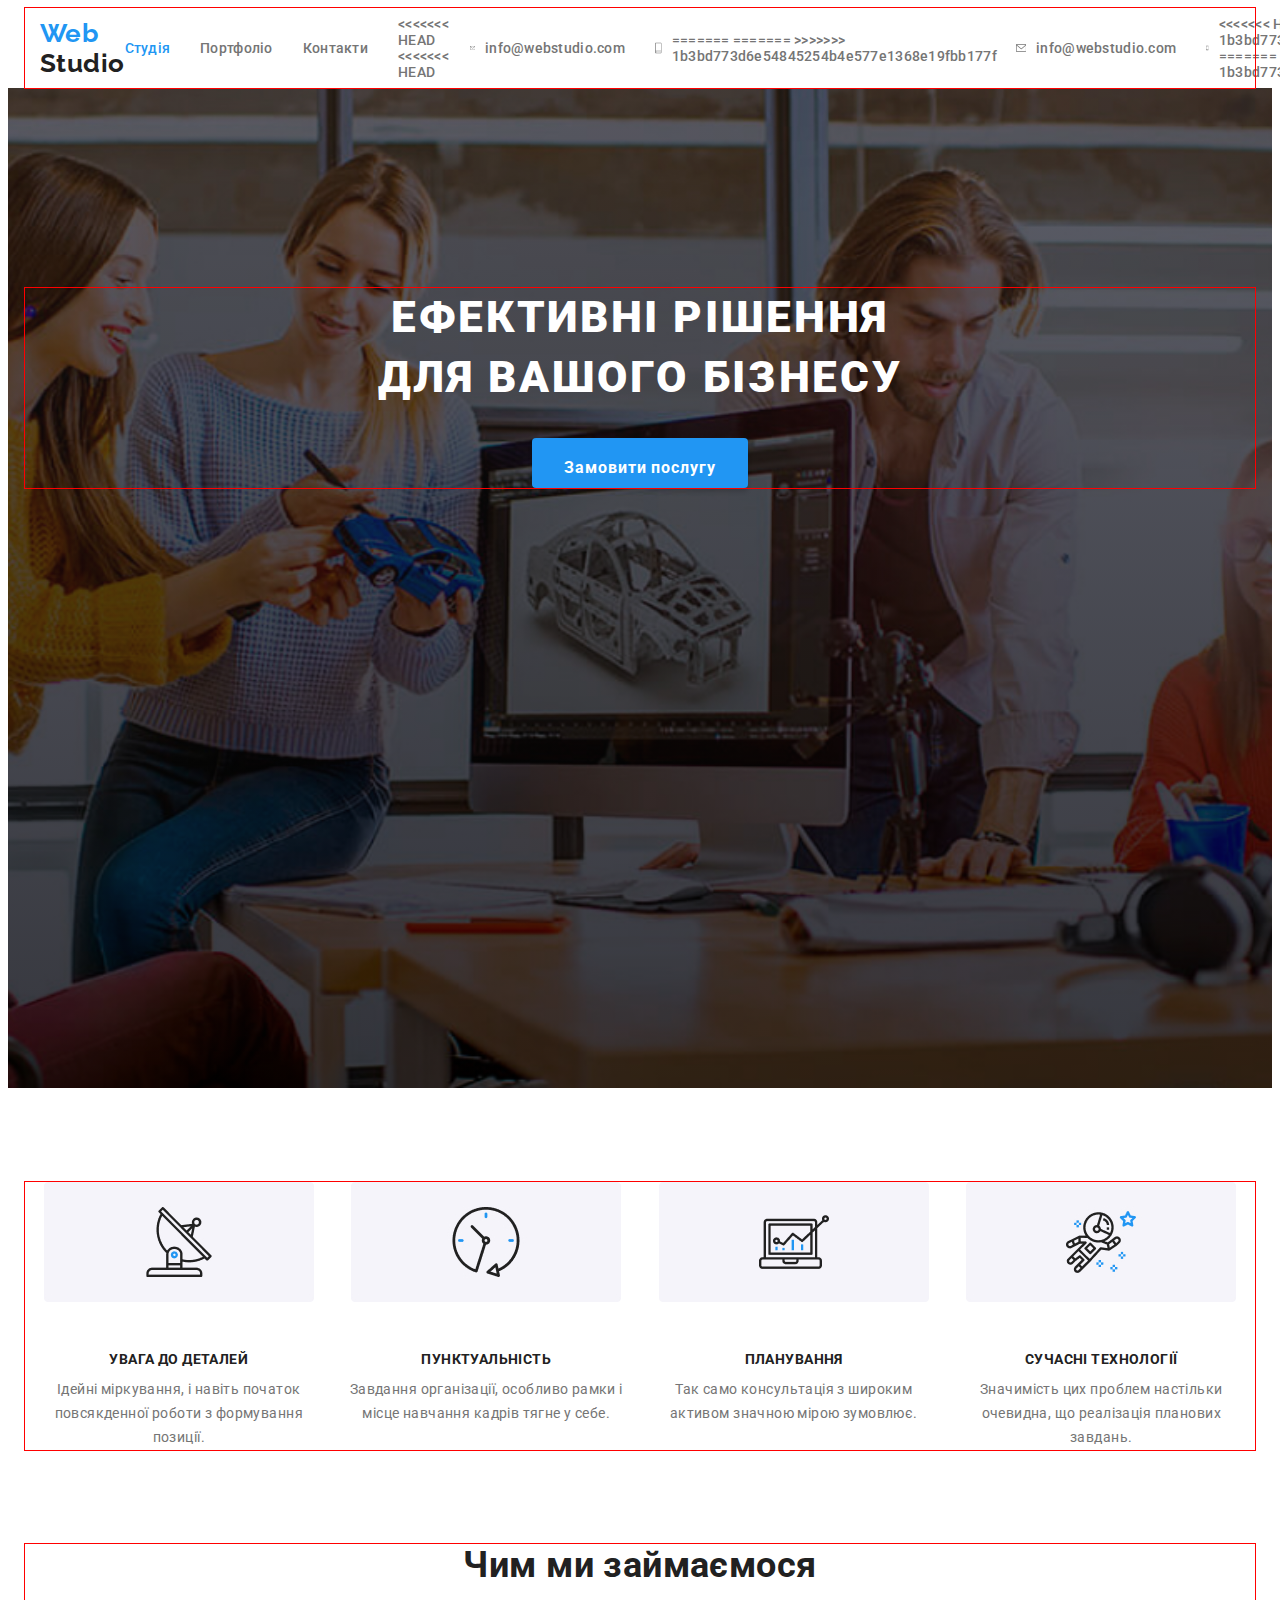
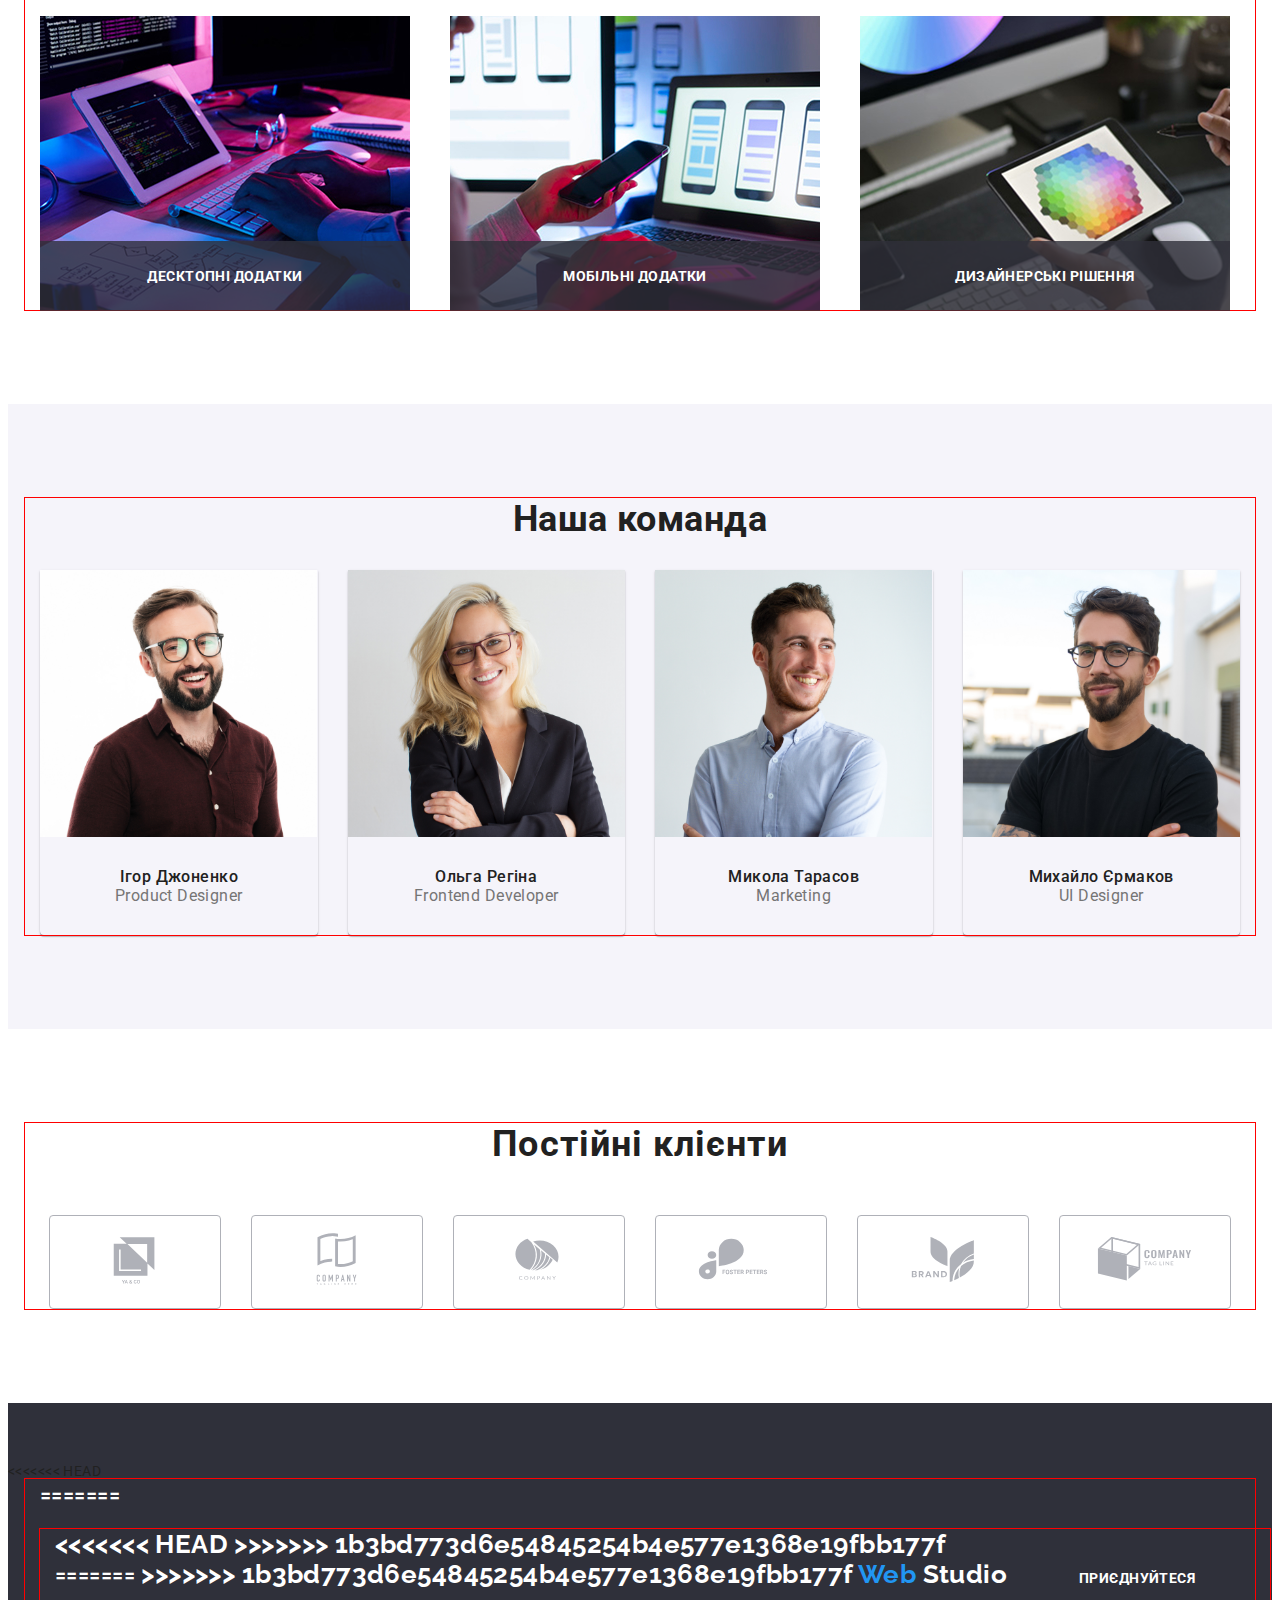
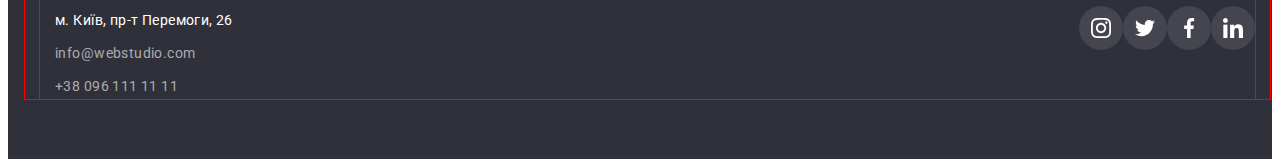
<file: index.html>
<!DOCTYPE html>
<html lang="uk">

<head>
    <meta charset="UTF-8">
    <meta name="viewport" content="width=device-width, initial-scale=1.0">
    <title>WebStudio - Ефективні рішення для бізнесу</title>
    <link rel="preconnect" href="https://fonts.googleapis.com">
    <link rel="preconnect" href="https://fonts.gstatic.com" crossorigin>
    <link href="https://fonts.googleapis.com/css2?family=Raleway:wght@700&family=Roboto:wght@100..900&display=swap"
        rel="stylesheet">
    <link rel="stylesheet" href="https://cdnjs.cloudflare.com/ajax/libs/modern-normalize/3.0.1/modern-normalize.min.css"
        integrity="sha512-q6WgHqiHlKyOqslT/lgBgodhd03Wp4BEqKeW6nNtlOY4quzyG3VoQKFrieaCeSnuVseNKRGpGeDU3qPmabCANg=="
        crossorigin="anonymous" referrerpolicy="no-referrer" />
    <link rel="stylesheet" href="./css/reset.css" />
    <link rel="stylesheet" href="./css/styles.css" />
</head>

<body>
    <header class="header">
        <div class="container header-container">
            <a href="./index.html" class="header_link">
                <span class="header_link_span_blue">Web</span>
                <span class="header_link_span_black">Studio</span>
            </a>
            <nav class="header_nav">
                <ul class="header_list">
                    <li class="header_item"><a href="./index.html" class="header_list_link current">Студія</a></li>
                    <li class="header_item"><a href="./portfolio.html" class="header_list_link">Портфоліо</a></li>
                    <li class="header_item"><a href="#contacts" class="header_list_link">Контакти</a></li>
                </ul>
            </nav>
            <div class="header-contacts">
                <div class="header_link_info">
<<<<<<< HEAD
<<<<<<< HEAD
                    <svg class="header_icon_info" style="width: 16px; height: 12px; fill: currentColor;">
                        <use href="./img/symbol-defs.svg#icon-envelope"></use>
                    </svg>
                    <a href="mailto:info@webstudio.com" class="header_link_info_a">info@webstudio.com</a>
                </div>
                <div class="header_link_number">
                    <svg class="header_icon_number" style="width: 10px; height: 16px; fill: currentColor;">
                        <use href="./img/symbol-defs.svg#icon-phone"></use>
                    </svg>
=======
=======
>>>>>>> 1b3bd773d6e54845254b4e577e1368e19fbb177f
                    <svg class="header_icon_info" style="width: 16px; height: 12px; fill: currentColor;"><use href="./img/symbol-defs.svg#icon-envelope"></use></svg>
                    <a href="mailto:info@webstudio.com" class="header_link_info_a">info@webstudio.com</a>
                </div>
                <div class="header_link_number">
                    <svg class="header_icon_number" style="width: 10px; height: 16px; fill: currentColor;"><use href="./img/symbol-defs.svg#icon-phone"></use></svg>
<<<<<<< HEAD
>>>>>>> 1b3bd773d6e54845254b4e577e1368e19fbb177f
=======
>>>>>>> 1b3bd773d6e54845254b4e577e1368e19fbb177f
                    <a href="tel:+380961111111" class="header_link_number_a">+38 096 111 11 11</a>
                </div>
            </div>
        </div>
    </header>
    <main>
        <section class="heading">
            <div class="container heading-container">
                <h1 class="heading_title">ЕФЕКТИВНІ РІШЕННЯ<br>ДЛЯ ВАШОГО БІЗНЕСУ</h1>
                <button type="button" class="heading_button">Замовити послугу</button>
            </div>
        </section>

        <section class="about">
            <div class="container">
                <ul class="about_list">
                    <li class="about_item icon-attention">
                        <h3 class="about_title">Увага до деталей</h3>
                        <p class="about_text">Ідейні міркування, і навіть початок повсякденної роботи з формування
                            позиції.</p>
                    </li>
                    <li class="about_item icon-punctuality">
                        <h3 class="about_title">Пунктуальність</h3>
                        <p class="about_text">Завдання організації, особливо рамки і місце навчання кадрів тягне у себе.
                        </p>
                    </li>
                    <li class="about_item icon-planning">
                        <h3 class="about_title">Планування</h3>
                        <p class="about_text">Так само консультація з широким активом значною мірою зумовлює.</p>
                    </li>
                    <li class="about_item icon-technology">
                        <h3 class="about_title">Сучасні технології</h3>
                        <p class="about_text">Значимість цих проблем настільки очевидна, що реалізація планових завдань.
                        </p>
                    </li>
                </ul>
            </div>
        </section>

        <section class="portfolio">
            <div class="container">
                <h2 class="portfolio_title">Чим ми займаємося</h2>
                <ul class="portfolio_list">
                    <li class="portfolio_item">
                        <img src="./img/img2.jpg" alt="Розробка дизайну">
                        <div class="portfolio_position">
                            <p class="portfolio_position_text">Десктопні додатки</p>
                        </div>
                    </li>
                    <li class="portfolio_item">
                        <img src="./img/img3.jpg" alt="Тестування сайтів">
                        <div class="portfolio_position">
                            <p class="portfolio_position_text">Мобільні додатки</p>
                        </div>
                    </li>
                    <li class="portfolio_item">
                        <img src="./img/img.jpg" alt="Розробка мобільних додатків">
                        <div class="portfolio_position">
                            <p class="portfolio_position_text">Дизайнерські рішення</p>
                        </div>
                    </li>
                </ul>
            </div>
        </section>

        <section class="team">
            <div class="container">
                <h2 class="team_title">Наша команда</h2>
                <ul class="team_list">
                    <li class="team_item">
                        <img src="./img/ppl1.jpg" alt="Ігор Джоненко">
                        <h3 class="team_subtitle">Ігор Джоненко</h3>
                        <p class="team_text"> Product Designer</p>
                    </li>
                    <li class="team_item">
                        <img src="./img/ppl4.jpg" alt="Ольга Регіна">
                        <h3 class="team_subtitle">Ольга Регіна</h3>
                        <p class="team_text">Frontend Developer</p>
                    </li>
                    <li class="team_item">
                        <img src="./img/ppl3.jpg" alt="Микола Тарасов">
                        <h3 class="team_subtitle">Микола Тарасов</h3>
                        <p class="team_text">Marketing</p>
                    </li>
                    <li class="team_item">
                        <img src="./img/ppl2.jpg" alt="Михайло Єрмаков">
                        <h3 class="team_subtitle">Михайло Єрмаков</h3>
                        <p class="team_text">UI Designer</p>
                    </li>
                </ul>
            </div>
        </section>
        <section class="clients">
            <div class="container">
                <h2 class="clients_text">Постійні клієнти</h2>
                <ul class="clients_list">
                    <li class="clients_item">
                        <a href="#" class="clients_link">
                            <svg class="clients_icon">
                                <use href="./img/symbol-defs.svg#icon-clients1"></use>
                            </svg>
                        </a>
                    </li>
                    <li class="clients_item">
                        <a href="#" class="clients_link">
                            <svg class="clients_icon">
                                <use href="./img/symbol-defs.svg#icon-clients2"></use>
                            </svg>
                        </a>
                    </li>
                    <li class="clients_item">
                        <a href="#" class="clients_link">
                            <svg class="clients_icon">
                                <use href="./img/symbol-defs.svg#icon-clients3"></use>
                            </svg>
                        </a>
                    </li>
                    <li class="clients_item">
                        <a href="#" class="clients_link">
                            <svg class="clients_icon">
                                <use href="./img/symbol-defs.svg#icon-clients4"></use>
                            </svg>
                        </a>
                    </li>
                    <li class="clients_item">
                        <a href="#" class="clients_link">
                            <svg class="clients_icon">
                                <use href="./img/symbol-defs.svg#icon-clients5"></use>
                            </svg>
                        </a>
                    </li>
                    <li class="clients_item">
                        <a href="#" class="clients_link">
                            <svg class="clients_icon">
                                <use href="./img/symbol-defs.svg#icon-clients6"></use>
                            </svg>
                        </a>
                    </li>
                </ul>
            </div>
        </section>
    </main>
    <footer class="footer">
<<<<<<< HEAD
        <div class="container footer-container">
            <div class="footer_left">
                <a href="./index.html" class="footer_link">
=======
        <div class="container footer-container"> 
            <div class="footer_left">
                <a href="./index.html" class="footer_link">            
<<<<<<< HEAD
>>>>>>> 1b3bd773d6e54845254b4e577e1368e19fbb177f
=======
>>>>>>> 1b3bd773d6e54845254b4e577e1368e19fbb177f
                    <span class="footer_link_span_blue">Web</span>
                    <span class="footer_link_span_white">Studio</span>
                </a>
                <address class="footer_address">
                    <p class="footer_text">м. Київ, пр-т Перемоги, 26</p>
                    <div class="footer_div_info">
                        <a href="mailto:info@webstudio.com" class="footer_link_info">info@webstudio.com</a>
                        <a href="tel:+380961111111" class="footer_link_number">+38 096 111 11 11</a>
                    </div>
                </address>
            </div>
            <div class="footer_enjoy">
                <p class="footer_enjoy_text">Приєднуйтеся</p>
                <ul class="social_list">
                    <li class="social_item">
                        <svg class="social_icon" style="width: 20px; height: 20px; fill: #fff;">
                            <use href="./img/symbol-defs.svg#icon-instagram"></use>
                        </svg>
                    </li>
                    <li class="social_item">
                        <svg class="social_icon" style="width: 20px; height: 20px; fill: #fff;">
                            <use href="./img/symbol-defs.svg#icon-twitter"></use>
                        </svg>
                    </li>
                    <li class="social_item">
                        <svg class="social_icon" style="width: 20px; height: 20px; fill: #fff;">
                            <use href="./img/symbol-defs.svg#icon-facebook"></use>
                        </svg>
                    </li>
                    <li class="social_item">
                        <svg class="social_icon" style="width: 20px; height: 20px; fill: #fff;">
                            <use href="./img/symbol-defs.svg#icon-linkedin"></use>
                        </svg>
                    </li>
                </ul>
            </div>
        </div>
    </footer>
</body>
</html>
</file>
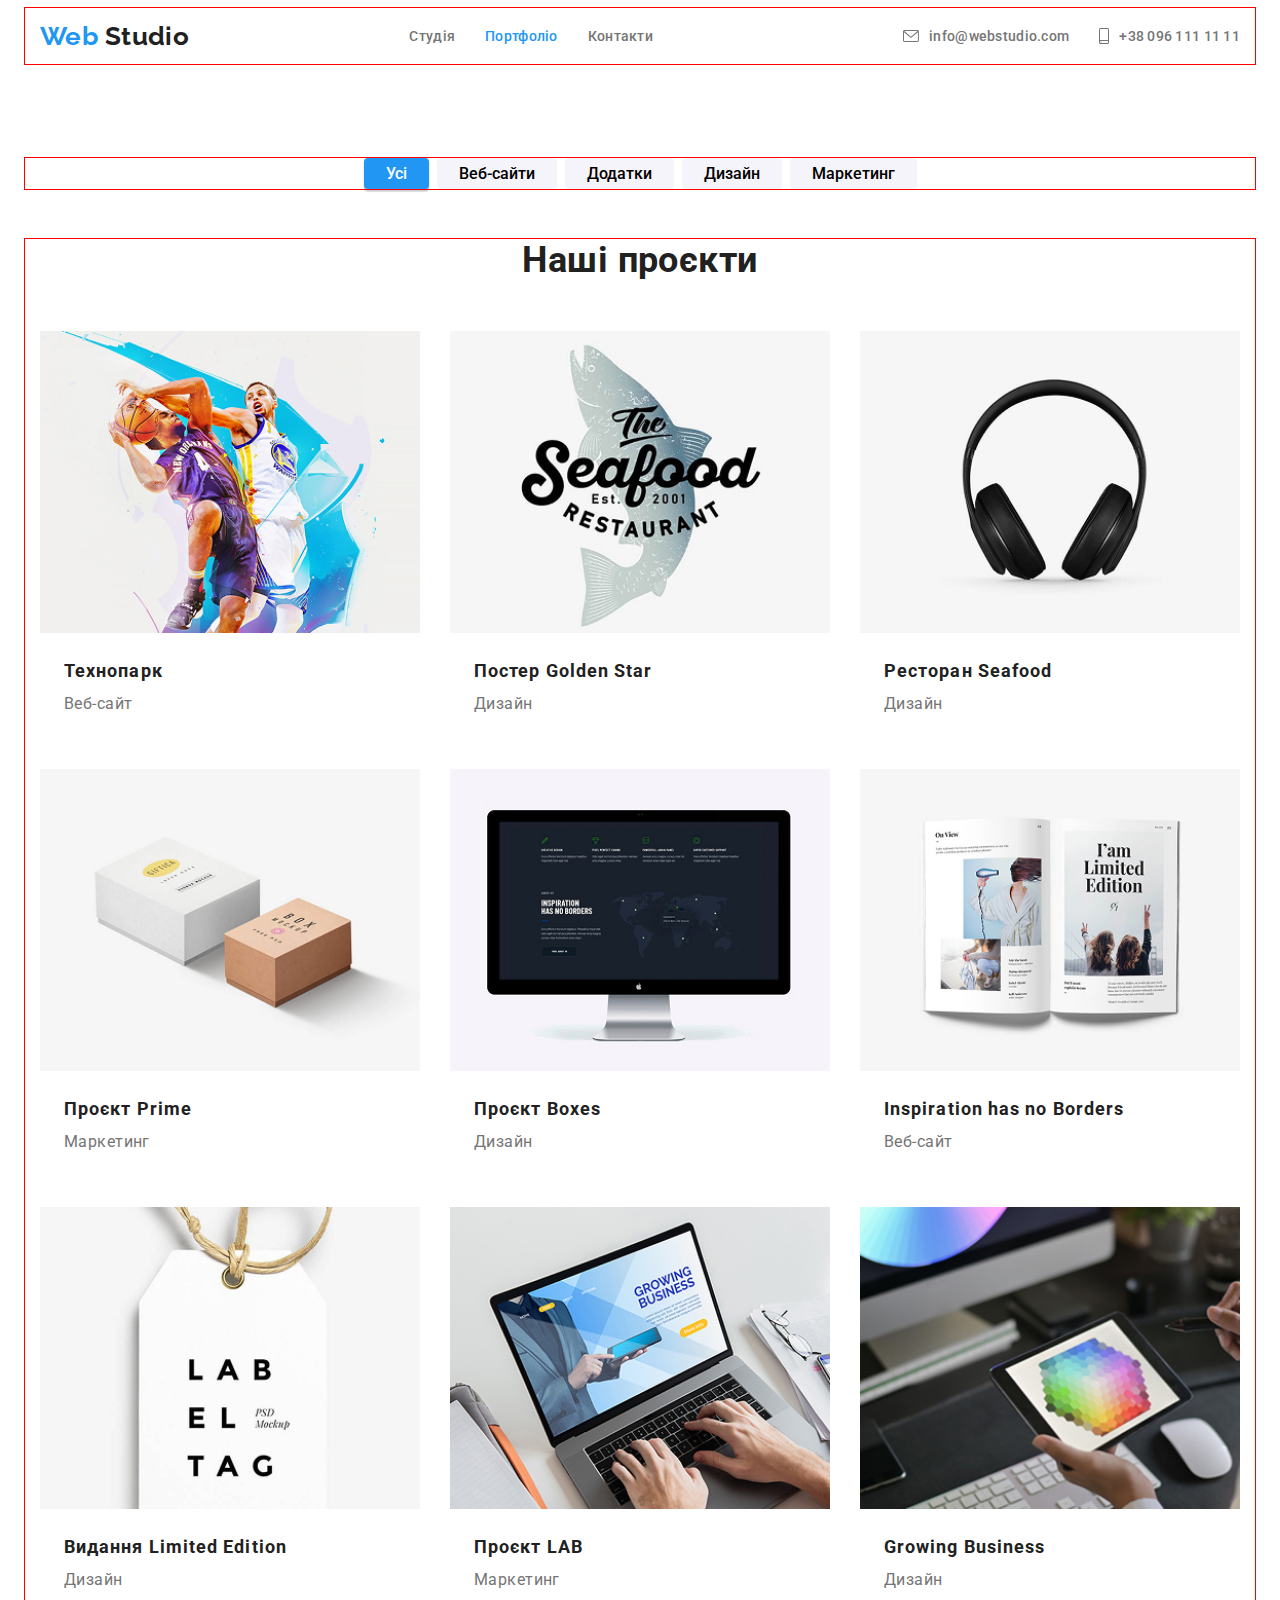
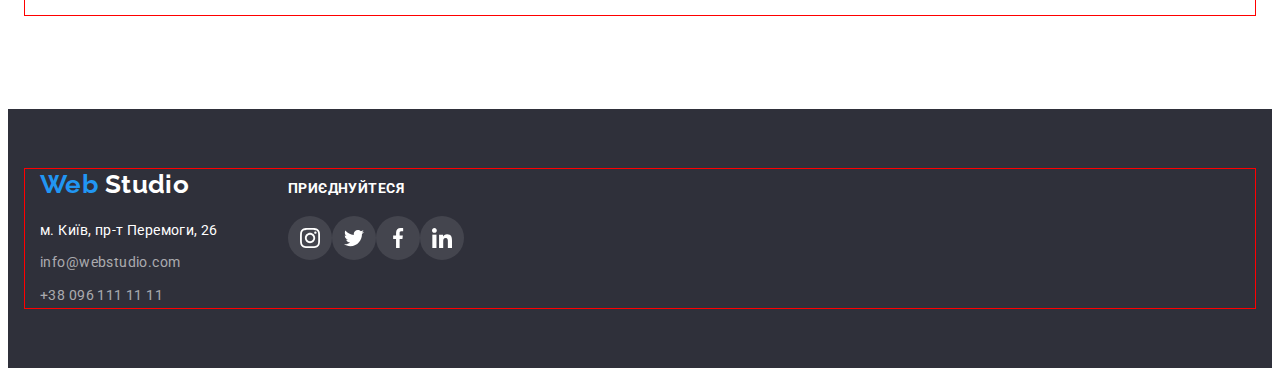
<file: portfolio.html>
<!DOCTYPE html>
<html lang="en">

<head>
    <meta charset="UTF-8">
    <meta name="viewport" content="width=device-width, initial-scale=1.0">
    <title>Document</title>
    <link rel="preconnect" href="https://fonts.googleapis.com">
    <link rel="preconnect" href="https://fonts.gstatic.com" crossorigin>
    <link href="https://fonts.googleapis.com/css2?family=Raleway:wght@700&family=Roboto:wght@100..900&display=swap"
        rel="stylesheet">
    <link rel="stylesheet" href="https://cdnjs.cloudflare.com/ajax/libs/modern-normalize/3.0.1/modern-normalize.min.css"
        integrity="sha512-q6WgHqiHlKyOqslT/lgBgodhd03Wp4BEqKeW6nNtlOY4quzyG3VoQKFrieaCeSnuVseNKRGpGeDU3qPmabCANg=="
        crossorigin="anonymous" referrerpolicy="no-referrer" />
    <link rel="stylesheet" href="./css/reset.css" />
    <link rel="stylesheet" href="./css/styles.css" />
</head>

<body>
    <header class="header">
        <div class="container header-container">
            <a href="./index.html" class="header_link">
                <span class="header_link_span_blue">Web</span>
                <span class="header_link_span_black">Studio</span>
            </a>
            <nav class="header_nav">
                <ul class="header_list">
                    <li class="header_item"><a href="./index.html" class="header_list_link">Студія</a></li>
                    <li class="header_item"><a href="./portfolio.html" class="header_list_link current">Портфоліо</a></li>
                    <li class="header_item"><a href="#contacts" class="header_list_link">Контакти</a></li>
                </ul>
            </nav>
            <div class="header-contacts">
                <div class="header_link_info">
                    <svg class="header_icon_info" style="width: 16px; height: 12px; fill: currentColor;">
                        <use href="./img/symbol-defs.svg#icon-envelope"></use>
                    </svg>
                    <a href="mailto:info@webstudio.com" class="header_link_info_a">info@webstudio.com</a>
                </div>
                <div class="header_link_number">
                    <svg class="header_icon_number" style="width: 10px; height: 16px; fill: currentColor;">
                        <use href="./img/symbol-defs.svg#icon-phone"></use>
                    </svg>
                    <a href="tel:+380961111111" class="header_link_number_a">+38 096 111 11 11</a>
                </div>
            </div>
        </div>
    </header>
    <main>
        <section class="button">
            <div class="container">
                <div class="button_div">
                    <button class="button_button current_button">Усі</button>
                    <button class="button_button">Веб-сайти</button>
                    <button class="button_button">Додатки</button>
                    <button class="button_button">Дизайн</button>
                    <button class="button_button">Маркетинг</button>
                </div>
            </div>
        </section>
        <section class="projects">
            <div class="container">
                <h1 class="projects_title">Наші проєкти</h1>
                <ul class="projects_list">
                    <li class="projects_item">
                        <img src="./img/img10.jpg" alt="Технопарк">
                        <div class="projects_item_div">
                            <h2 class="projects_subtitle">Технопарк</h2>
                            <p class="projects_text">Веб-сайт</p>
                        </div>
                    </li>
                    <li class="projects_item">
                        <img src="./img/img11.jpg" alt="Постер Golden Star">
                        <div class="projects_item_div">
                            <h2 class="projects_subtitle">Постер Golden Star</h2>
                            <p class="projects_text">Дизайн</p>
                        </div>
                    </li>
                    <li class="projects_item">
                        <img src="./img/img12.jpg" alt="Ресторан Seafood">
                        <div class="projects_item_div">
                            <h2 class="projects_subtitle">Ресторан Seafood</h2>
                            <p class="projects_text">Дизайн</p>
                        </div>
                    </li>
                    <li class="projects_item">
                        <img src="./img/img13.jpg" alt="Проєкт Prime">
                        <div class="projects_item_div">
                            <h2 class="projects_subtitle">Проєкт Prime</h2>
                            <p class="projects_text">Маркетинг</p>
                        </div>
                    </li>
                    <li class="projects_item">
                        <img src="./img/img14.jpg" alt="Проєкт Boxes">
                        <div class="projects_item_div">
                            <h2 class="projects_subtitle">Проєкт Boxes</h2>
                            <p class="projects_text">Дизайн</p>
                        </div>
                    </li>
                    <li class="projects_item">
                        <img src="./img/img15.jpg" alt="Inspiration has no Borders">
                        <div class="projects_item_div">
                            <h2 class="projects_subtitle">Inspiration has no Borders</h2>
                            <p class="projects_text">Веб-сайт</p>
                        </div>
                    </li>
                    <li class="projects_item">
                        <img src="./img/img16.jpg" alt="Видання Limited Edition">
                        <div class="projects_item_div">
                            <h2 class="projects_subtitle">Видання Limited Edition</h2>
                            <p class="projects_text">Дизайн</p>
                        </div>
                    </li>
                    <li class="projects_item">
                        <img src="./img/img17.jpg" alt="Проєкт LAB">
                        <div class="projects_item_div">
                            <h2 class="projects_subtitle">Проєкт LAB</h2>
                            <p class="projects_text">Маркетинг</p>
                        </div>
                    </li>
                    <li class="projects_item">
                        <img src="./img/img18.jpg" alt="Growing Business">
                        <div class="projects_item_div">
                            <h2 class="projects_subtitle">Growing Business</h2>
                            <p class="projects_text">Дизайн</p>
                        </div>
                    </li>
                </ul>
            </div>
        </section>
    </main>
    <footer class="footer">
        <div class="container footer-container">
            <div class="footer_left">
                <a href="./index.html" class="footer_link">
                    <span class="footer_link_span_blue">Web</span>
                    <span class="footer_link_span_white">Studio</span>
                </a>
                <address class="footer_address">
                    <p class="footer_text">м. Київ, пр-т Перемоги, 26</p>
                    <div class="footer_div_info">
                        <a href="mailto:info@webstudio.com" class="footer_link_info">info@webstudio.com</a>
                        <a href="tel:+380961111111" class="footer_link_number">+38 096 111 11 11</a>
                    </div>
                </address>
            </div>
            <div class="footer_enjoy">
                <p class="footer_enjoy_text">Приєднуйтеся</p>
                <ul class="social_list">
                    <li class="social_item">
                        <svg class="social_icon" style="width: 20px; height: 20px; fill: #fff;">
                            <use href="./img/symbol-defs.svg#icon-instagram"></use>
                        </svg>
                    </li>
                    <li class="social_item">
                        <svg class="social_icon" style="width: 20px; height: 20px; fill: #fff;">
                            <use href="./img/symbol-defs.svg#icon-twitter"></use>
                        </svg>
                    </li>
                    <li class="social_item">
                        <svg class="social_icon" style="width: 20px; height: 20px; fill: #fff;">
                            <use href="./img/symbol-defs.svg#icon-facebook"></use>
                        </svg>
                    </li>
                    <li class="social_item">
                        <svg class="social_icon" style="width: 20px; height: 20px; fill: #fff;">
                            <use href="./img/symbol-defs.svg#icon-linkedin"></use>
                        </svg>
                    </li>
                </ul>
            </div>
        </div>
    </footer>
</body>

</html>
</file>
<file: css/styles.css>
:root {
    --main-text-color: #212121;
    --secondary-text-color: #757575;
    --nav-list-color: #212121;
    --accent-color: #2196F3;
    --bg-color: #ffffff;
    --footer-bg-color: #2F303A;
    --footer-text-color: #ffffff;
    --footer-contact-color: rgba(255, 255, 255, 0.6);
    --logo-color-dark: #000000;
    --logo-color-light: #ffffff;
    --font-family: "Roboto", sans-serif;
    --second-family: "Raleway", sans-serif;
}

body {
    background-color: var(--bg-color);
    color: var(--main-text-color);
    font-family: var(--font-family);
    letter-spacing: 0.03em;
    font-size: 14px;
}

.container {
    width: 1200px;
    margin: 0 auto;
    padding: 0 15px;
    outline: 1px solid red;
}

.header-container {
    display: flex;
    justify-content: space-between;
    align-items: center;
}

.header_nav {
    display: flex;
    align-items: center;
}

.header_list {
    display: flex;
    gap: 30px;
}

.header_item {
    margin-right: 0px;
    flex-basis: calc((100% - 2 * 30px) / 3);
}

.header_link {
    font-family: var(--second-family);
    font-weight: 700;
    font-size: 26px;
    text-decoration: none;
}

.header_link_span_blue {
    color: var(--accent-color)
}

.header_list_link {
    font-weight: 500;
    letter-spacing: 0.02em;
    color: var(--secondary-text-color);
    text-decoration: none;
    padding: 20px 0;
    display: block;
}

.header_list_link.current {
    color: var(--accent-color);
}

.header_list_link:hover {
    color: var(--accent-color);
}

.header-contacts {
    display: flex;
    align-items: center;
}

.header_link_info,
.header_link_number {
    display: flex;
    align-items: center;
    gap: 10px;
    font-weight: 500;
    letter-spacing: 0.02em;
    color: var(--secondary-text-color);
    text-decoration: none;
    margin-left: 30px;
}

.header_link_info:hover,
.header_link_number:hover {
    color: var(--accent-color);
}

.heading {
    padding: 200px 0;
    max-width: 1600px;
    height: 600px;
    margin-left: auto;
    margin-right: auto;
    background-image:
        linear-gradient(to bottom,
            rgba(30, 30, 30, 0.4),
            rgba(0, 0, 0, 0.6)),
        url("../img/heading.jpg");
    background-repeat: no-repeat;
    background-position: center;
    background-size: cover;
}

.heading-container {
    display: flex;
    flex-direction: column;
    align-items: center;
}

.heading_title {
    font-weight: 900;
    font-size: 44px;
    line-height: 136%;
    letter-spacing: 0.06em;
    text-transform: uppercase;
    text-align: center;
    color: var(--logo-color-light);
    margin-bottom: 30px;
}

.heading_button {
    text-align: center;
    background: var(--accent-color);
    font-weight: 700;
    font-size: 16px;
    line-height: 187%;
    letter-spacing: 0.06em;
    color: var(--logo-color-light);
    width: 216px;
    height: 50px;
    border: none;
    border-radius: 4px;
    padding: 15px 30px;
    cursor: pointer;
    box-shadow: 0 4px 4px 0 rgba(0, 0, 0, 0.15);
    transition: background-color 0.5s ease;
}

.heading_button:hover {
    background: #1b7dcd;
}

.button {
    line-height: 162%;
    font-weight: 500;
    font-size: 16px;
    line-height: 162%;
    text-align: center;
    padding-top: 94px;
    padding-bottom: 50px;
}

.button_div {
    display: flex;
    justify-content: center;
    flex-wrap: wrap;
    gap: 8px;
}

.button_button {
    padding: 6px 22px;
    border: none;
    background-color: #F5F4FA;
    border-radius: 4px;
    font-weight: 500;
    font-size: 16px;
    transition: background-color 0.5s ease;
}

.button_button:hover,
.button_button.current_button {
    background-color: var(--accent-color);
    color: var(--logo-color-light);
    box-shadow: 0 2px 2px 0 rgba(0, 0, 0, 0.12), 0 1px 2px 0 rgba(0, 0, 0, 0.08), 0 3px 1px 0 rgba(0, 0, 0, 0.1);
}

.projects {
    padding-bottom: 94px;
}

.projects_title {
    font-weight: 700;
    font-size: 36px;
    text-align: center;
    margin-bottom: 50px;
}

.projects_list {
    display: flex;
    flex-wrap: wrap;
    gap: 30px;
    padding: 0;
    margin: 0;
    list-style: none;
    justify-content: center;
}

.projects_subtitle {
    font-weight: 700;
    font-size: 18px;
    line-height: 200%;
    letter-spacing: 0.06em;
}

.projects_item {
    flex-basis: calc((100% - 2 * 30px) / 3);
    transition: box-shadow 0.5s ease;
}

.projects_item img {
    display: block;
    width: 100%;
    height: auto;
    margin-bottom: 20px;
}

.projects_item:hover {
    box-shadow: 1px 4px 6px 0 rgba(0, 0, 0, 0.16), 0 4px 4px 0 rgba(0, 0, 0, 0.06), 0 1px 1px 0 rgba(0, 0, 0, 0.12);
}

.projects_item_div {
    padding-left: 24px;
    padding-right: 24px;
    padding-bottom: 20px;
}

.projects_text {
    font-weight: 400;
    font-size: 16px;
    line-height: 187%;
    color: var(--secondary-text-color);
}

.about {
    padding: 94px 0;
}

.about_list {
    display: flex;
    flex-wrap: wrap;
    gap: 30px;
}

.about_item {
    flex: 1;
    margin-right: 0px;
    position: relative;
    padding-top: 170px;
    text-align: center;
}

.about_item::before {
    content: "";
    position: absolute;
    top: 0;
    left: 50%;
    transform: translateX(-50%);
    width: 270px;
    height: 120px;
    background-size: contain;
    background-repeat: no-repeat;
    background-position: center;
}

.icon-attention::before {
    background-image: url("../img/icon-attention.jpg");
}

.icon-punctuality::before {
    background-image: url("../img/icon-punctuality.jpg");
}

.icon-planning::before {
    background-image: url("../img/icon-planning.png");
}

.icon-technology::before {
    background-image: url("../img/icon-technology.jpg");
}

.about_title {
    font-weight: 700;
    text-transform: uppercase;
    font-size: 14px;
    line-height: 114%;
    margin-bottom: 10px;
}

.about_text {
    font-weight: 400;
    line-height: 171%;
    color: var(--secondary-text-color);
}

.portfolio {
    padding-bottom: 94px;
}

.portfolio_list {
    display: flex;
    gap: 30px;
}

.portfolio_item {
    position: relative;
    flex: 1;
    margin-right: 0px;
}

.portfolio_position {
    display: flex;
    align-items: center;
    justify-content: center;
    width: 370px;
    height: 70px;
    background: rgba(47, 48, 58, 0.8);
    position: absolute;
    top: 225px;
}

.portfolio_position_text {
    font-family: var(--font-family);
    font-weight: 700;
    font-size: 14px;
    letter-spacing: 0.03em;
    text-transform: uppercase;
    text-align: center;
    color: var(--footer-text-color);
}

.portfolio_item img {
    display: block;
    max-width: 100%;
    height: auto;
}

.portfolio_title {
    font-weight: 700;
    font-size: 36px;
    text-align: center;
    margin-bottom: 30px;
}

.team {
    background-color: #F5F4FA;
    padding-bottom: 94px;
    padding-top: 94px;
}

.team_list {
    display: flex;
    gap: 30px;
}

.team_item {
    flex: 1;
    border-radius: 0 0 4px 4px;
    margin-right: 0px;
    text-align: center;
    padding-bottom: 30px;
    box-shadow: 0 2px 1px 0 rgba(0, 0, 0, 0.2), 0 1px 1px 0 rgba(0, 0, 0, 0.14), 0 1px 3px 0 rgba(0, 0, 0, 0.12);
}

.team_item img {
    display: block;
    max-width: 100%;
    height: auto;
    margin-bottom: 30px;
}

.team_title {
    font-weight: 700;
    font-size: 36px;
    text-align: center;
    margin-bottom: 30px;
}

.team_subtitle {
    font-weight: 500;
    font-size: 16px;
    text-align: center;
}

.team_text {
    font-weight: 400;
    font-size: 16px;
    text-align: center;
    color: var(--secondary-text-color);
}

.clients {
    margin: 94px 0;
}

.clients_text {
    font-weight: 700;
    font-size: 36px;
    letter-spacing: 0.03em;
    text-align: center;
    margin-bottom: 50px;
}

.clients_list {
    display: flex;
    align-items: center;
    justify-content: center;
    gap: 30px;
}

.clients_item {
    display: flex;
    align-items: center;
    justify-content: center;
    border: 1px solid #AFB1B8;
    border-radius: 4px;
    width: 170px;
    height: 92px;
    transition: border 0.5s ease;
}

.clients_item:hover {
    border: 1px solid var(--accent-color);
}

.clients_icon {
    fill: #AFB1B8;
    width: 106px;
    height: 60px;
    transition: fill 0.5s ease;
}

.clients_item:hover .clients_icon {
    fill: var(--accent-color);
}

.footer {
    background-color: var(--footer-bg-color);
    padding: 60px 0;
}

.footer-container {
    display: flex;
    align-items: baseline;
}

.footer_link {
    display: inline-block;
    font-weight: 700;
    font-size: 26px;
    font-family: var(--second-family);
    color: var(--logo-color-light);
    padding-bottom: 20px;
}

.footer_link_span_blue {
    color: var(--accent-color)
}

.footer_text {
    font-weight: 400;
    line-height: 171%;
    color: var(--logo-color-light);
    padding-bottom: 9px;
}

.footer_link_info {
    display: flex;
    flex-direction: column;
    font-weight: 400;
    line-height: 171%;
    color: rgba(255, 255, 255, 0.6);
    padding-bottom: 9px;
}

.footer_link_number {
    font-weight: 400;
    line-height: 171%;
    color: rgba(255, 255, 255, 0.6);
}

.footer_enjoy {
    display: flex;
    flex-direction: column;
    margin-left: 70px;
}

.footer_enjoy_text {
    font-weight: 700;
    font-size: 14px;
    letter-spacing: 0.03em;
    text-transform: uppercase;
    color: var(--bg-color);
    padding-bottom: 20px;
}

.social_list {
    display: flex;
}

.social_item {
    display: flex;
    justify-content: center;
    align-items: center;
    width: 44px;
    height: 44px;
    border-radius: 50px;
    background-color: rgba(255, 255, 255, 0.1);
    color: var(--background-color);
    transition: background-color 0.5s ease;
}

.social_item:hover {
    color: currentColor;
    background-color: var(--accent-color);
}
</file>
